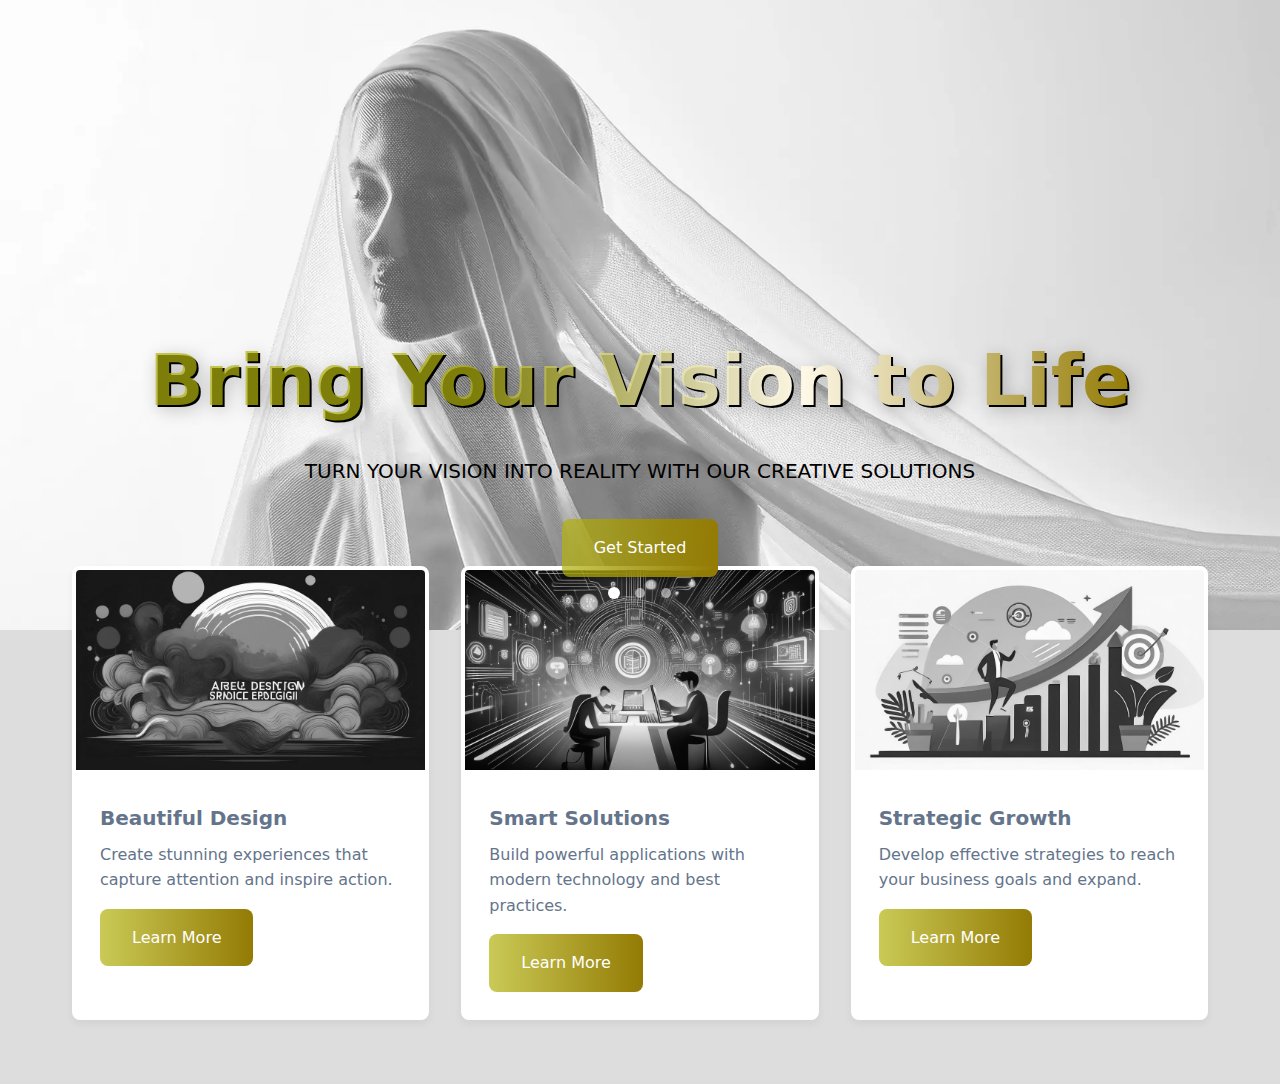
<file: index.html>
<!DOCTYPE html>
<html lang="en">

<head>
   <meta charset="UTF-8" />
   <meta name="viewport" content="width=device-width, initial-scale=1.0" />
   <title>Simple Slider</title>
   <link rel="stylesheet" href="styles.css">
   <script src="script.js"></script>
</head>

<body>
   <section class="hero">
     <div class="hero-slider">
       <!-- Images will be dynamically inserted here -->
     </div>

     <div class="hero-content">
       <!-- Content will be dynamically inserted here -->
     </div>

     <div class="hero-controls">
       <!-- Dots will be dynamically inserted here -->
     </div>
   </section>

   <section class="cards">
     <div class="cards-grid">
       <!-- Cards will be dynamically inserted here -->
     </div>
   </section>
 </body>

</html>
</file>
<file: styles.css>
body {
  background-color: #ddddde;
  color: #64748b;
  line-height: 1.6;
}
.hero {
  height: 80vh;
  position: relative;
  overflow: hidden;
}
.hero::after {
  content: '';
  position: absolute;
  top: 0;
  left: 0;
  right: 0;
  bottom: 0;
  background: rgba(0, 0, 0, 0);
  z-index: 1;
}
.hero-slider {
  position: absolute;
  top: 0;
  left: 0;
  width: 100%;
  height: 100%;
}
.hero-slider-image {
  position: absolute;
  top: 0;
  left: 0;
  width: 100%;
  height: 100%;
  opacity: 0;
  object-fit: cover;
  transition: opacity 1s ease-in-out;
}
.hero-slider-image.active {
  opacity: 1;
}
.hero-content {
  z-index: 2;
  color: #ffffff;
  position: absolute;
  top: 70%;
  left: 50%;
  transform: translate(-50%, -50%);
  padding: 2rem;
  border-radius: 1rem;
  max-width: 100%;
  width: 90%;
}
.hero-subtitle {
  color: #000000;
}
.hero-controls {
  position: absolute;
  bottom: 2rem;
  left: 50%;
  transform: translateX(-50%);
  display: flex;
  gap: 1rem;
  z-index: 2;
}
.hero-controls-dot {
  width: 10px;
  height: 10px;
  border-radius: 50%;
  background: rgba(255, 255, 255, 0.5);
  cursor: pointer;
  transition: all 0.3s ease;
}
.hero-controls-dot.active {
  background: #ffffff;
  transform: scale(1.2);
}
* {
  margin: 0;
  padding: 0;
  box-sizing: border-box;
  font-family: system-ui, -apple-system, sans-serif;
}
.hero {
  height: 70vh;
  display: flex;
  align-items: center;
  justify-content: center;
  text-align: center;
  background: #ddddde;
  padding: 2rem;
}
.hero-content {
  max-width: 90%;
}
.hero-subtitle {
  font-size: 1.25rem;
  margin-bottom: 2rem;
  color: #000000;
  text-transform: uppercase;
}
@keyframes gradientFlow {
  0% {
    background-position: 0% 50%;
  }
  50% {
    background-position: 100% 50%;
  }
  100% {
    background-position: 0% 50%;
  }
}
.heading-with-shadow {
  position: relative;
  font-size: 4.5rem;
  font-weight: bold;
  display: inline-block;
  line-height: 1.2;
  padding: 0rem;
  margin: 0.5rem 0rem;
}
.heading-with-shadow::before {
  content: attr(data-text);
  position: absolute;
  left: 2px;
  top: 2px;
  width: 100%;
  height: 100%;
  z-index: -1;
  background: none;
  -webkit-text-fill-color: initial;
  color: black;
  text-shadow: 2px 2px 18px rgba(0, 0, 0, 0.25);
  white-space: pre-wrap;
  display: block;
}
.gradient-flow {
  position: relative;
  font-size: 4.5rem;
  font-weight: bold;
  display: inline-block;
  line-height: 1.2;
  padding: 0rem;
  margin: 0.5rem 0rem;
  background: linear-gradient(90deg, hsla(60, 85%, 38%, 0.701), hsla(60, 85%, 38%, 0.701), #fef8e7, #937b04, #937b04, #fef8e7, hsla(60, 85%, 38%, 0.701));
  background-size: 200% 100%;
  -webkit-background-clip: text;
  -webkit-text-fill-color: transparent;
  background-clip: text;
  animation: gradientFlow 24s ease infinite;
}
.gradient-flow::before {
  content: attr(data-text);
  position: absolute;
  left: 2px;
  top: 2px;
  width: 100%;
  height: 100%;
  z-index: -1;
  background: none;
  -webkit-text-fill-color: initial;
  color: black;
  text-shadow: 2px 2px 18px rgba(0, 0, 0, 0.25);
  white-space: pre-wrap;
  display: block;
}
.text-style {
  margin: 2rem auto;
}
@media (max-width: 768px) {
  .text-style {
    font-size: 3rem;
  }
}
@media (max-width: 480px) {
  .text-style {
    font-size: 2rem;
  }
}
@media (prefers-reduced-motion: reduce) {
  .gradient-flow {
    animation: none;
  }
}
.gradient-hover-pause:hover {
  animation-play-state: paused;
}
@media (prefers-reduced-motion: reduce) {
  .gradient-flow,
  .gradient-pulse,
  .gradient-shift {
    animation: none;
  }
}
.single-line {
  font-size: 3rem;
  font-weight: bold;
  margin: 2rem 0;
}
.multi-line {
  font-size: 3rem;
  font-weight: bold;
  max-width: 600px;
  margin: 2rem 0;
}
.button {
  display: inline-block;
  padding: 1rem 2rem;
  background: linear-gradient(to right, hsla(60, 85%, 38%, 0.701), #937b04);
  color: #ffffff;
  text-decoration: none;
  border-radius: 0.5rem;
  transition: transform 0.2s;
}
.button:hover {
  transform: translateY(-2px);
}
.cards {
  max-width: 1200px;
  margin: 0 auto;
  padding: 0 2rem;
  margin-top: -4rem;
  margin-bottom: 4rem;
  position: relative;
}
.cards-grid {
  display: grid;
  grid-template-columns: repeat(auto-fit, minmax(300px, 1fr));
  gap: 2rem;
}
.card {
  background: #ffffff;
  border-radius: 0.5rem;
  border: 4px solid white;
  overflow: hidden;
  box-shadow: 0 4px 8px rgba(0, 0, 0, 0.05);
  transition: transform 0.3s ease;
}
.card:hover {
  transform: translateY(-4px);
}
.card-image {
  width: 100%;
  height: 200px;
  object-fit: cover;
  filter: grayscale(100%);
  transition: filter 0.3s ease, transform 0.3s ease;
}
.card:hover .card-image {
  filter: grayscale(0%);
}
.card-content {
  padding: 1.5rem;
}
.card-title {
  font-size: 1.25rem;
  margin-bottom: 0.5rem;
}
.card-description {
  color: #64748b;
  margin-bottom: 1rem;
}
@media (max-width: 768px) {
  h1 {
    font-size: 2.5rem;
  }
  .cards {
    margin-top: -2rem;
  }
}
</file>
